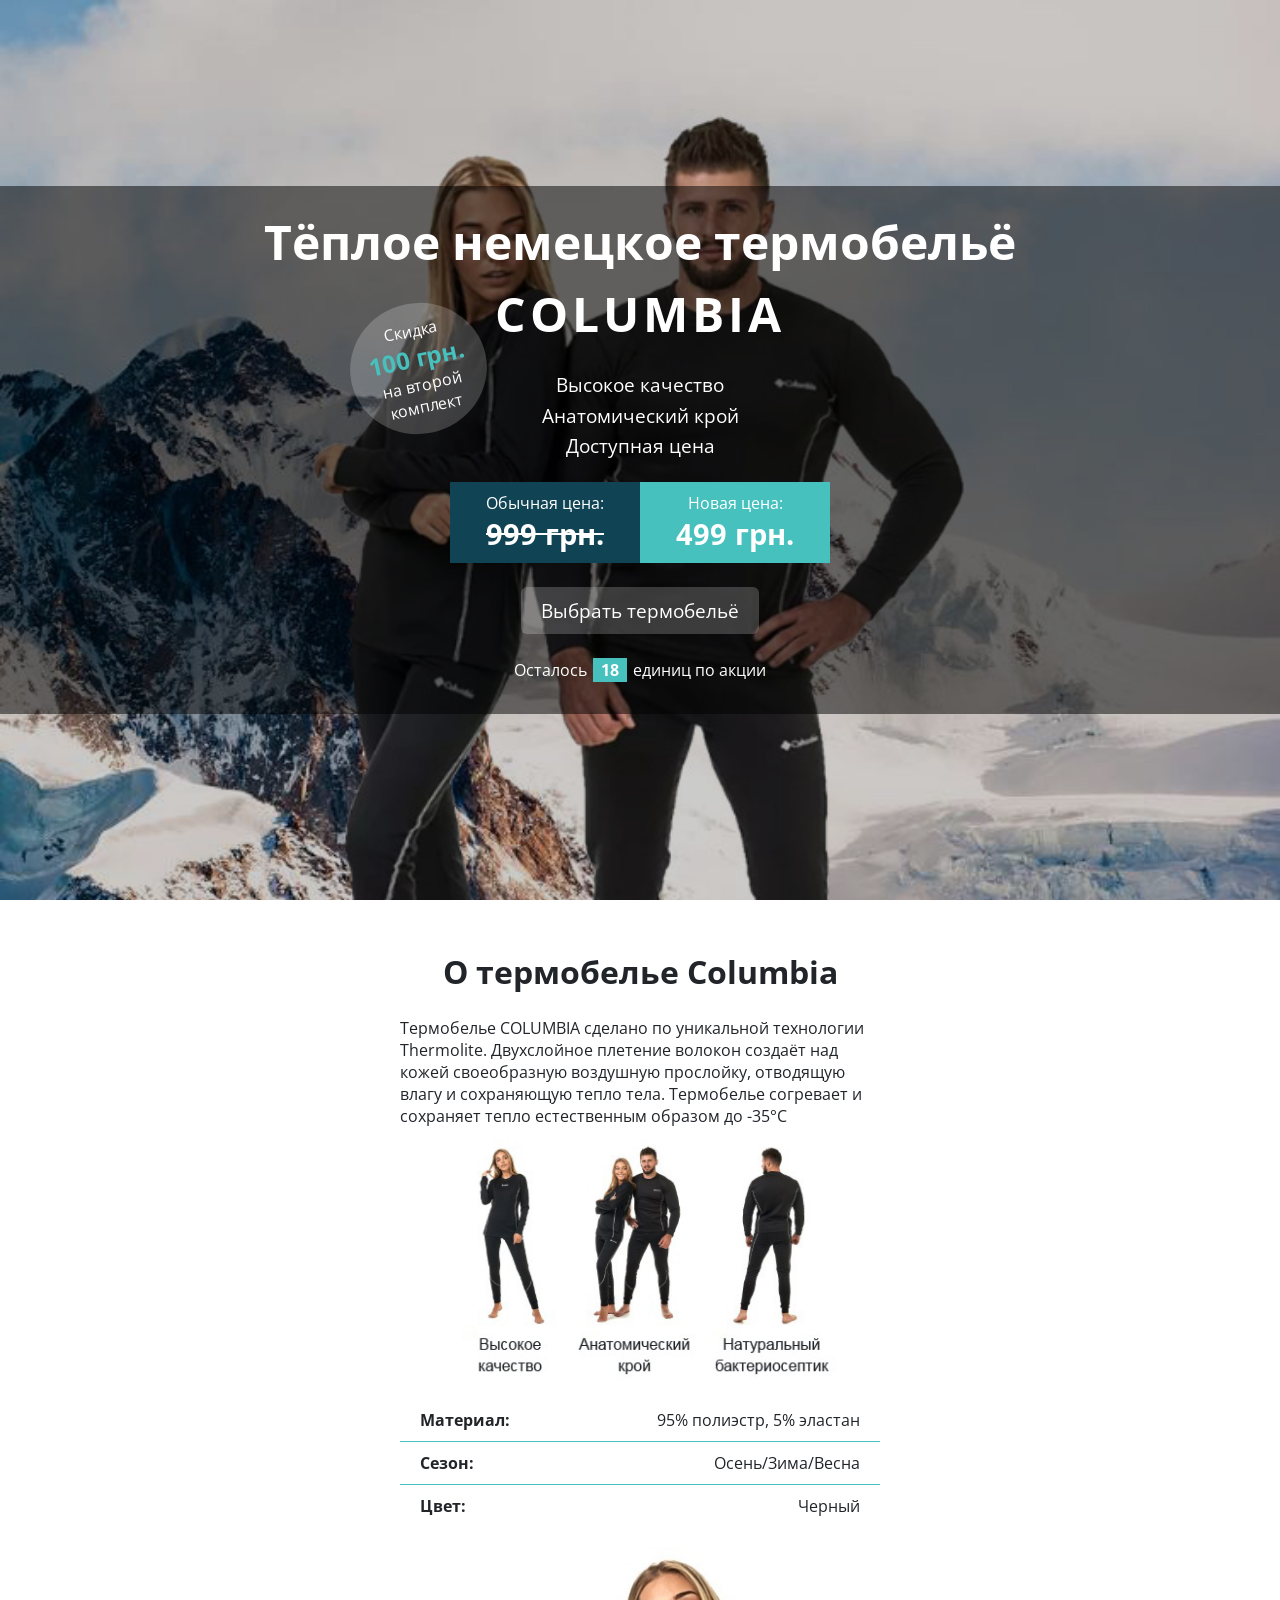
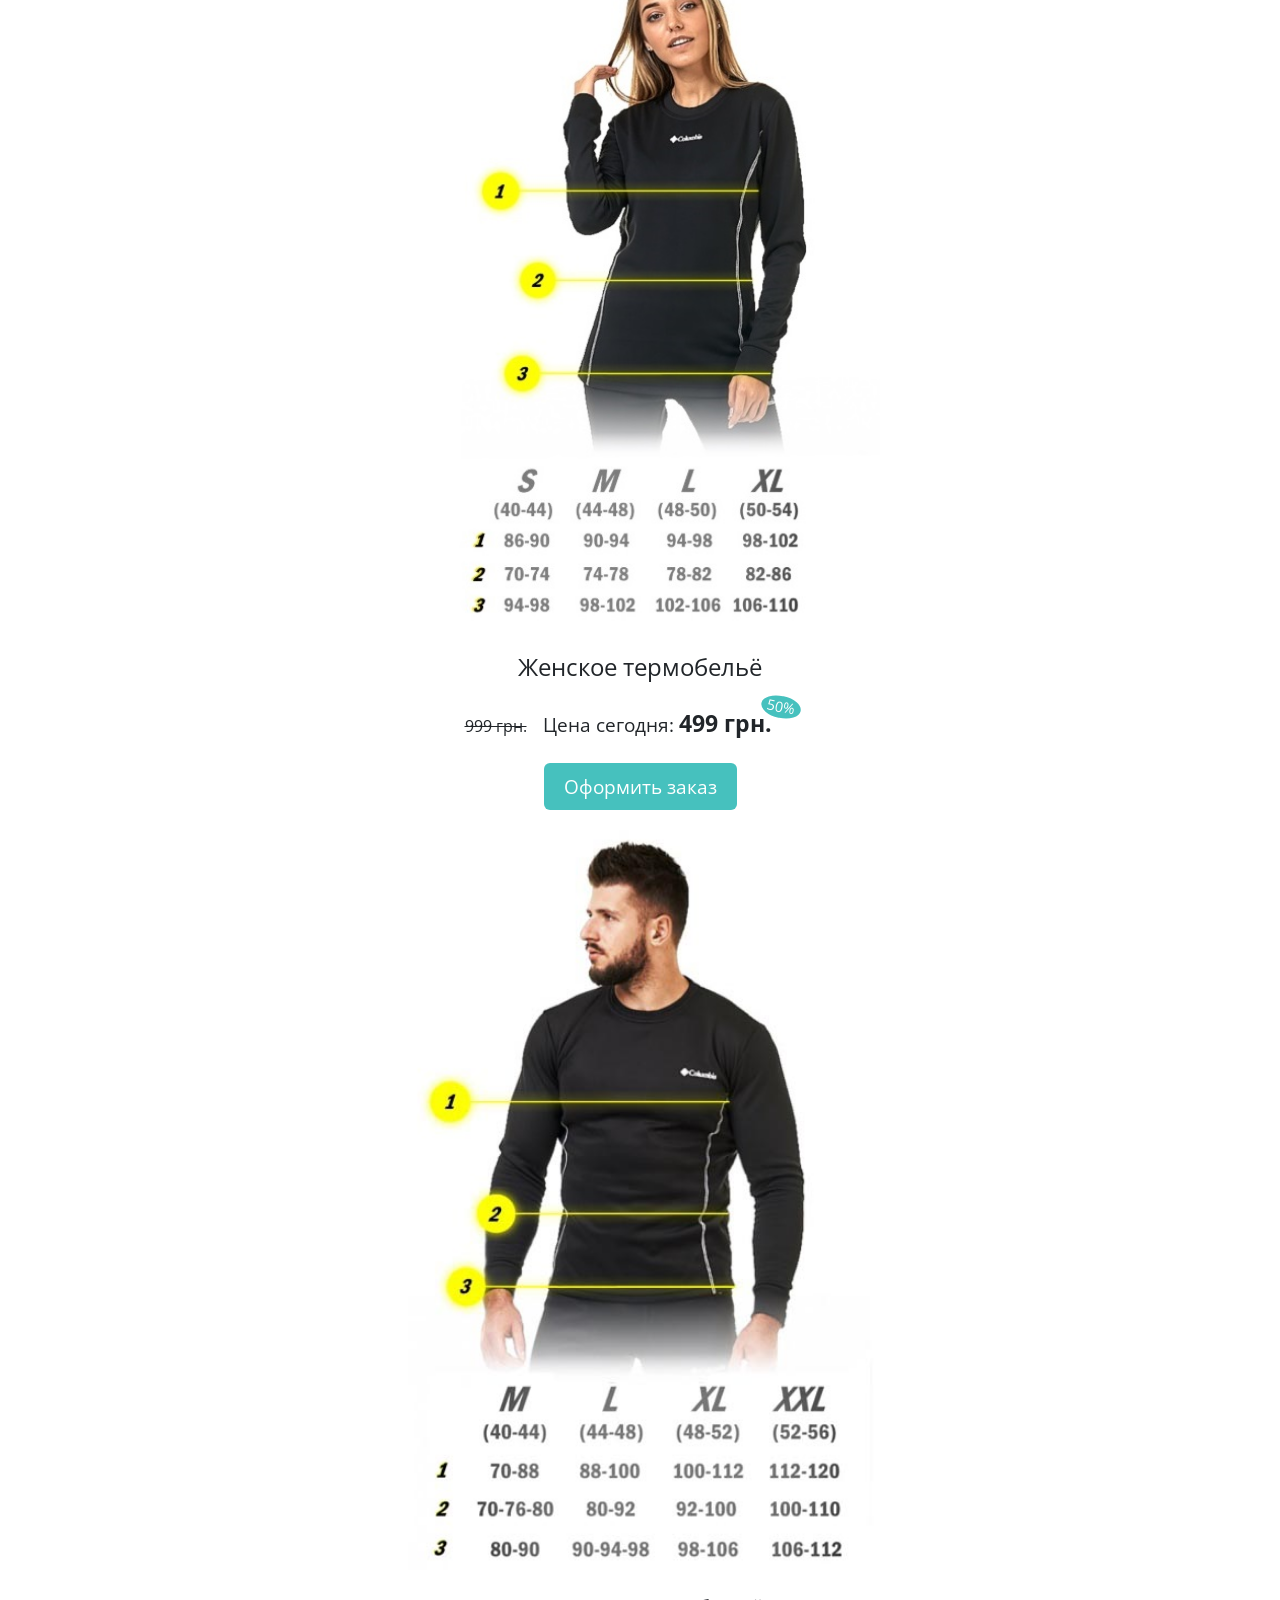
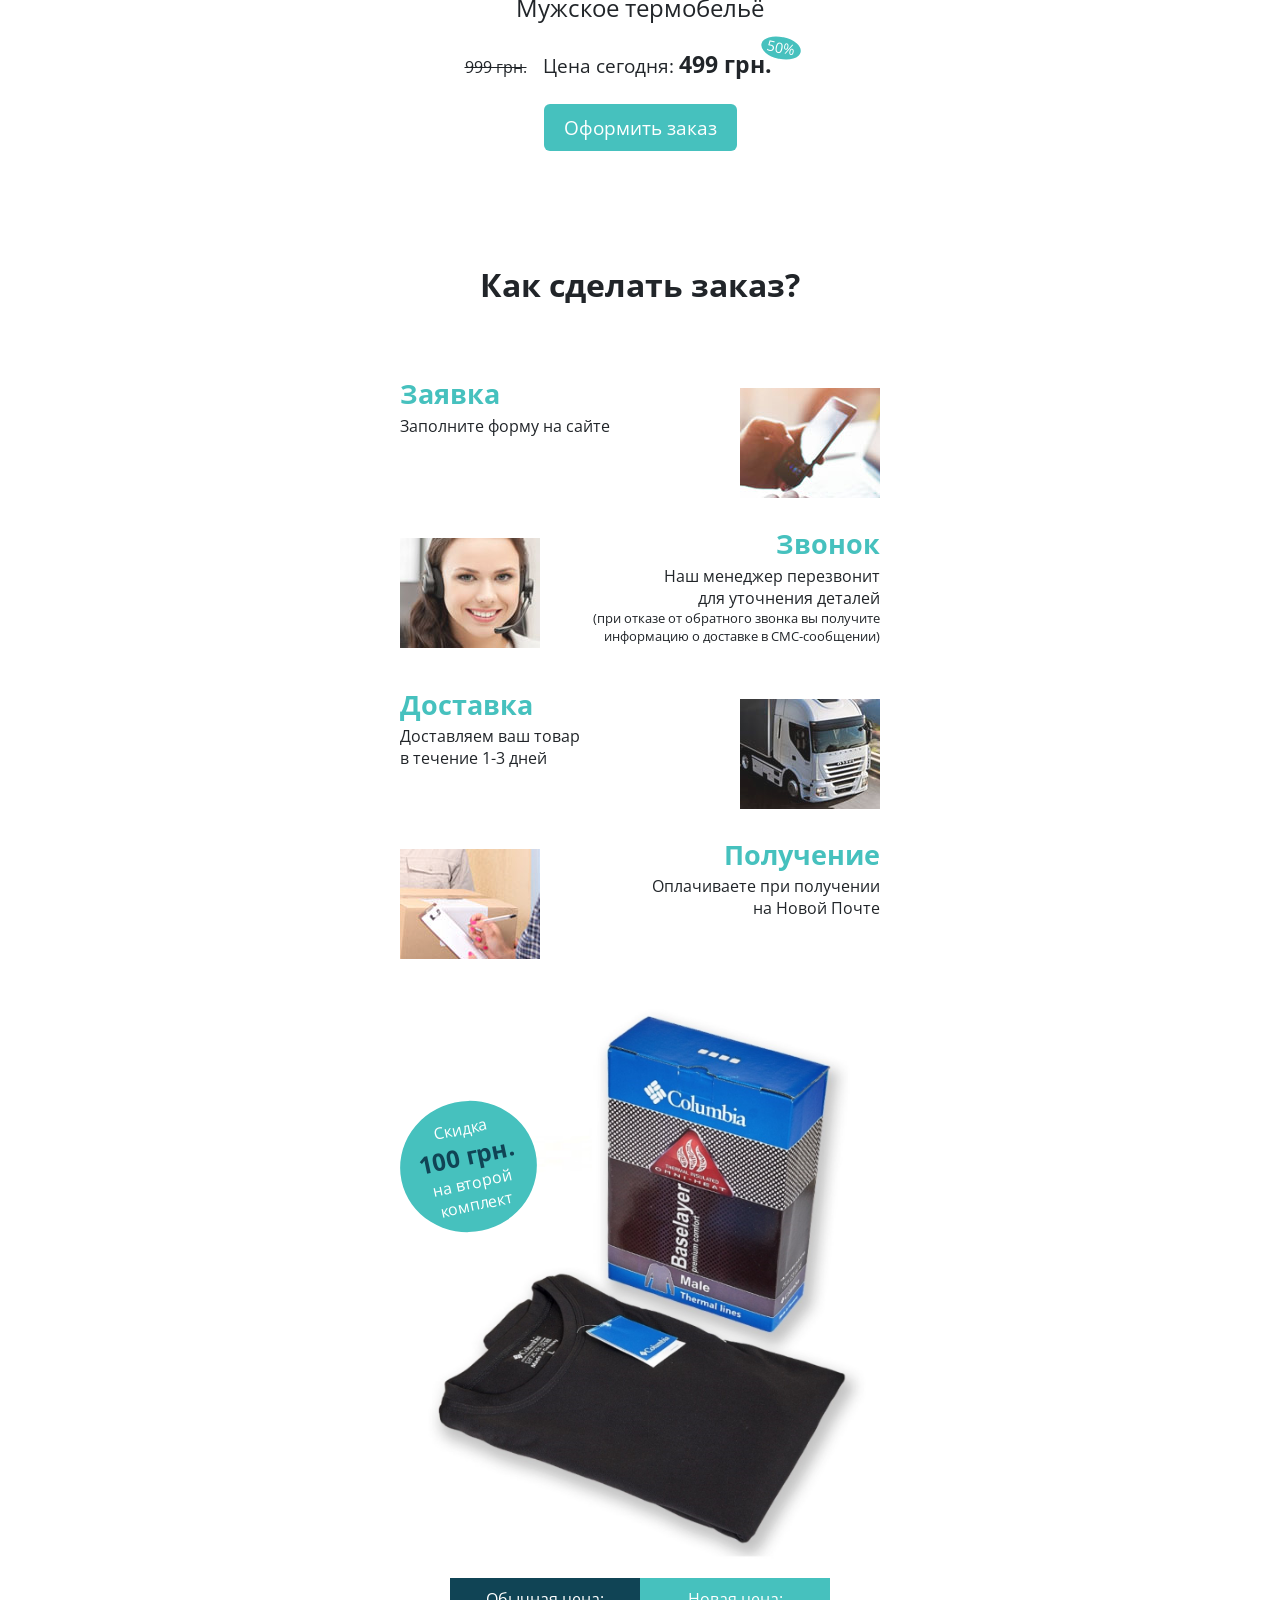
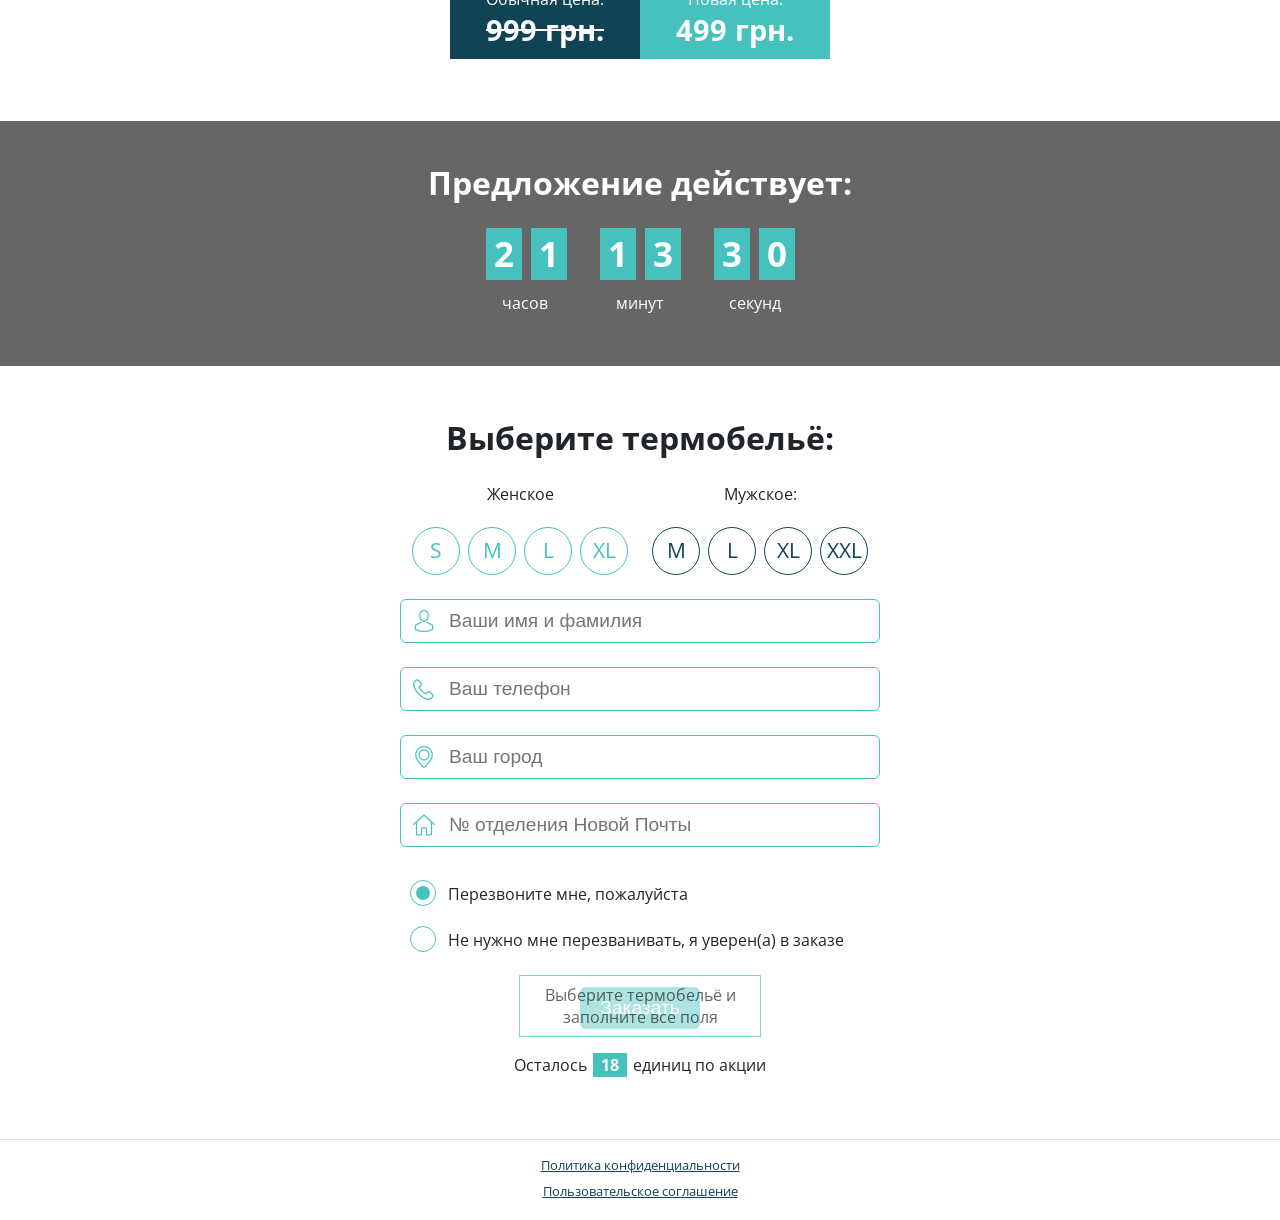
<file: index.html>
<!DOCTYPE html>
<html>
<head>
	<meta charset="utf-8">
	<title>Немецкое термобельё Columbia</title>
	<meta name="viewport" content="width=device-width, initial-scale=1.0">
	<meta name="format-detection" content="telephone=no">
	<link href="https://fonts.googleapis.com/css?family=Open+Sans:300,400,700&display=swap&subset=cyrillic" rel="stylesheet">
	<link type="text/css" rel="stylesheet" href="css/style.css">
</head>
<body>

	<section class="section-main">
		<div class="center-content">
			<h1>Тёплое немецкое термобельё <strong>Columbia</strong></h1>
			<p class="discount">Скидка <span>100&nbsp;грн.</span> на второй<br>комплект</p>
			<ul>
				<li>Высокое качество</li>
				<li>Анатомический крой</li>
				<li>Доступная цена</li>
			</ul>
			<div class="price">
				<p class="old-price">Обычная цена: <span>999&nbsp;грн.</span></p>
				<p class="new-price">Новая цена: <span>499&nbsp;грн.</span></p>
			</div>
			<p class="button-buy"><a href="#select">Выбрать термобельё</a></p>
			<p class="left-count">Осталось <span>5</span> единиц по акции</p>
		</div>
	</section>

	<section class="section-about" id="select">
		<h2>О термобелье Columbia</h2>
		<p>Термобелье COLUMBIA сделано по уникальной технологии Thermolite. Двухслойное плетение волокон создаёт над кожей своеобразную воздушную прослойку, отводящую влагу и сохраняющую тепло тела. Термобелье согревает и сохраняет тепло естественным образом до -35°C</p>
		<img class="image-centered" src="img/about1.jpg" alt="Натуральная ткань, анатомический крой, натуральный бактериосептик">
		<ul class="product-info">
			<li><strong>Материал:</strong> 95% полиэстр, 5% эластан</li>
			<li><strong>Сезон:</strong> Осень/Зима/Весна</li>
			<li><strong>Цвет:</strong>  Черный</li>
		</ul>
		<div class="product-buy">
			<img class="image-centered" src="img/product-female.jpg" alt="Женские размеры">
			<h3>Женское термобельё</h3>
			<p class="product-price">
				<span class="old-price">999&nbsp;грн.</span>
				<span class="new-price">Цена сегодня: <strong>499&nbsp;грн.</strong></span>
				<span class="discount-label">50%</span>
			</p>
			<p class="button-buy"><a href="#order_form">Оформить заказ</a></p>
		</div>
		<div class="product-buy">
			<img class="image-centered" src="img/product-male.jpg" alt="Мужские размеры">
			<h3>Мужское термобельё</h3>
			<p class="product-price">
				<span class="old-price">999&nbsp;грн.</span>
				<span class="new-price">Цена сегодня: <strong>499&nbsp;грн.</strong></span>
				<span class="discount-label">50%</span>
			</p>
			<p class="button-buy"><a href="#order_form">Оформить заказ</a></p>
		</div>
	</section>

	<section class="section-howorder">
		<h2>Как сделать заказ?</h2>
		<ul>
			<li>
				<img src="img/how1.jpg" alt="Заявка">
				<strong>Заявка</strong>
				Заполните форму на сайте
			</li>
			<li>
				<img src="img/how2.jpg" alt="Звонок">
				<strong>Звонок</strong>
				Наш менеджер перезвонит<br>для уточнения деталей
				<small>(при отказе от обратного звонка вы получите информацию о доставке в СМС-сообщении)</small>
			</li>
			<li>
				<img src="img/how3.jpg" alt="Доставка">
				<strong>Доставка</strong>
				Доставляем ваш товар<br>в течение 1-3 дней
			</li>
			<li>
				<img src="img/how4.jpg" alt="Получение">
				<strong>Получение</strong>
				Оплачиваете при получении<br>на Новой Почте
			</li>
		</ul>
		<div class="order-result">
			<img class="image-centered" src="img/product.jpg" alt="">
			<p class="discount">Скидка <span>100&nbsp;грн.</span> на второй<br>комплект</p>
		</div>
		<div class="price">
			<p class="old-price">Обычная цена: <span>999&nbsp;грн.</span></p>
			<p class="new-price">Новая цена: <span>499&nbsp;грн.</span></p>
		</div>
	</section>

	<div id="order_form"></div>

	<section class="section-timer">
		<h2>Предложение действует:</h2>
		<p class="timer-values">
			<span>0</span>
			<span>0</span>
			<span>0</span>
			<span>0</span>
			<span>0</span>
			<span>0</span>
		</p>
		<p class="timer-legend">
			<span>часов</span>
			<span>минут</span>
			<span>секунд</span>
		</p>
	</section>


	<section class="section-timer-off" style="display: none;">
		<h2>К сожалению, эта акция закончилась</h2>
		<p>Ожидайте новое предложение в ближайшее время</p>
	</section>

	<section class="order-form">
		<form action="send.php" method="POST">
			<h2>Выберите термобельё:</h2>
			<p class="halve product-size">
				<span>
					Женское<br><br>
					<input type="checkbox" id="female_s" name="female-s" value="1"><label for="female_s" class="fml">S</label>
					<input type="checkbox" id="female_m" name="female-m" value="1"><label for="female_m" class="fml">M</label>
					<input type="checkbox" id="female_l" name="female-l" value="1"><label for="female_l" class="fml">L</label>
					<input type="checkbox" id="female_xl" name="female-xl" value="1"><label for="female_xl" class="fml">XL</label>
				</span>
				<span>
					Мужское:<br><br>
					<input type="checkbox" id="male_m" name="male-m" value="1"><label for="male_m" class="ml">M</label>
					<input type="checkbox" id="male_l" name="male-l" value="1"><label for="male_l" class="ml">L</label>
					<input type="checkbox" id="male_xl" name="male-xl" value="1"><label for="male_xl" class="ml">XL</label>
					<input type="checkbox" id="male_xxl" name="male-xxl" value="1"><label for="male_xxl" class="ml">XXL</label>
				</span>
			</p>
			<p>
				<label>
					<input type="text" class="js-validation" placeholder="Ваши имя и фамилия" name="name" maxlength="32">
				</label>
			</p>
			<p>
				<label>
					<input type="text" class="js-validation" placeholder="Ваш телефон" name="phone" maxlength="16">
				</label>
			</p>
			<p>
				<label>
					<input type="text" class="js-validation" placeholder="Ваш город" name="place" maxlength="48">
				</label>
			</p>
			<p>
				<label>
					<input type="text" class="js-validation" placeholder="№ отделения Новой Почты" name="postoffice" maxlength="6">
				</label>
			</p>
			<p class="callback">
				<input type="radio" id="callback_yes" name="callback" value="callback-yes" checked><label for="callback_yes">Перезвоните мне, пожалуйста</label>
				<input type="radio" id="callback_no" name="callback" value="callback-no"><label for="callback_no">Не нужно мне перезванивать, я уверен(а) в заказе</label>
			</p>
			<p class="button-buy"><input type="submit" value="Заказать" disabled><span class="submit-info">Выберите термобельё и заполните все поля</span></p>
		</form>
		<p class="left-count">Осталось <span>5</span> единиц по акции</p>
	</section>

	<footer>
		<p><a href="privacy_policy.html" target="_blank">Политика конфиденциальности</a></p>
		<p><a href="terms_of_use.html" target="_blank">Пользовательское соглашение</a></p>
	</footer>

</body>
<script src="js/plugins.js"></script>
</html>
</file>
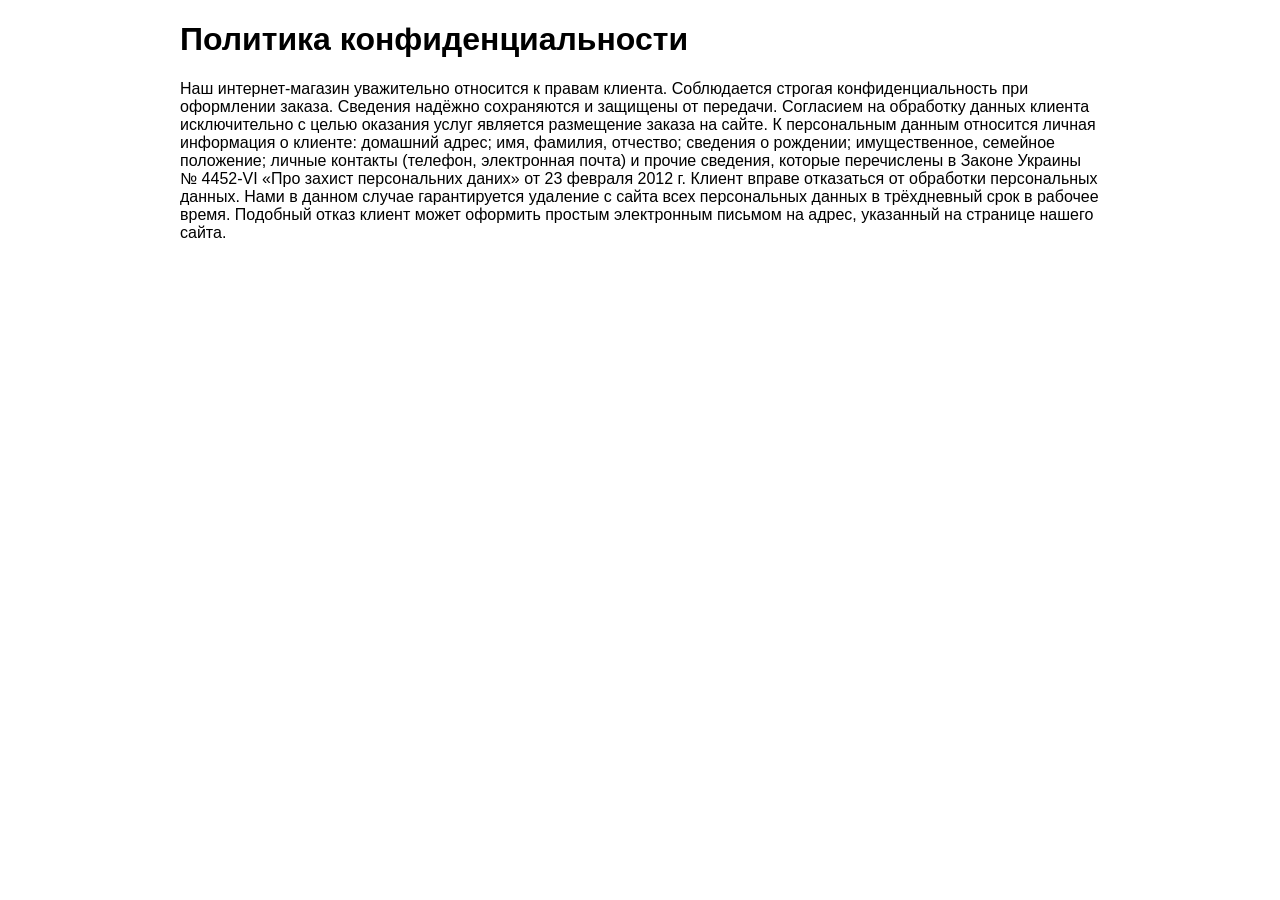
<file: privacy_policy.html>
<!DOCTYPE html>
<html lang="en">
<head>
	<meta charset="UTF-8">
	<title>Политика конфиденциальности</title>
	<meta name="viewport" content="width=device-width, initial-scale=1.0">
	<style>
		html {
			font-family: sans-serif;
		}
		@media screen {
			.resize {
				margin: 0 auto;
				max-width: 920px;
			}
		}
	</style>
</head>
<body>

	<div class="resize">
		<h1>Политика конфиденциальности</h1>
		<p>Наш интернет-магазин уважительно относится к правам клиента. Соблюдается строгая конфиденциальность при оформлении заказа. Сведения надёжно сохраняются и защищены от передачи. Согласием на обработку данных клиента исключительно с целью оказания услуг является размещение заказа на сайте. К персональным данным относится личная информация о клиенте: домашний адрес; имя, фамилия, отчество; сведения о рождении; имущественное, семейное положение; личные контакты (телефон, электронная почта) и прочие сведения, которые перечислены в Законе Украины № 4452-VI «Про захист персональних даних» от 23 февраля 2012 г. Клиент вправе отказаться от обработки персональных данных. Нами в данном случае гарантируется удаление с сайта всех персональных данных в трёхдневный срок в рабочее время. Подобный отказ клиент может оформить простым электронным письмом на адрес, указанный на странице нашего сайта.</p>
	</div>

</body>
</html>
</file>
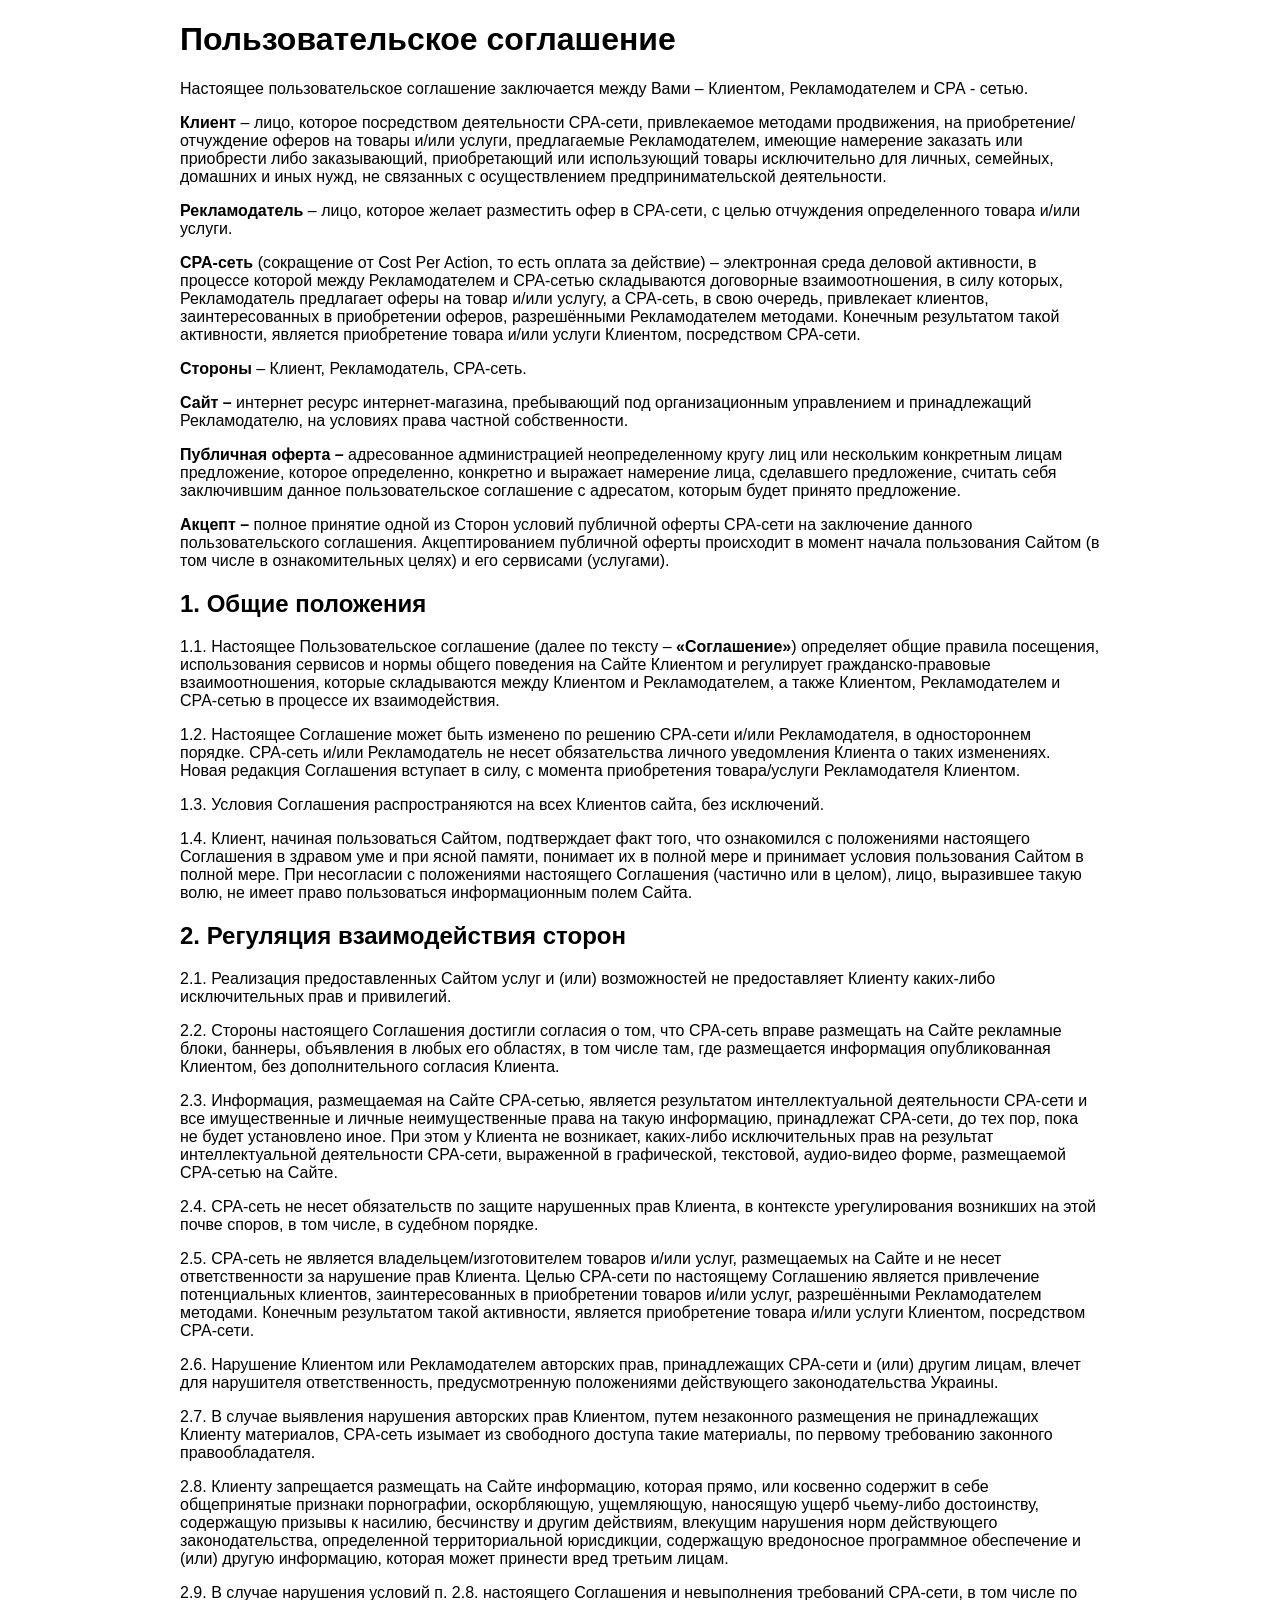
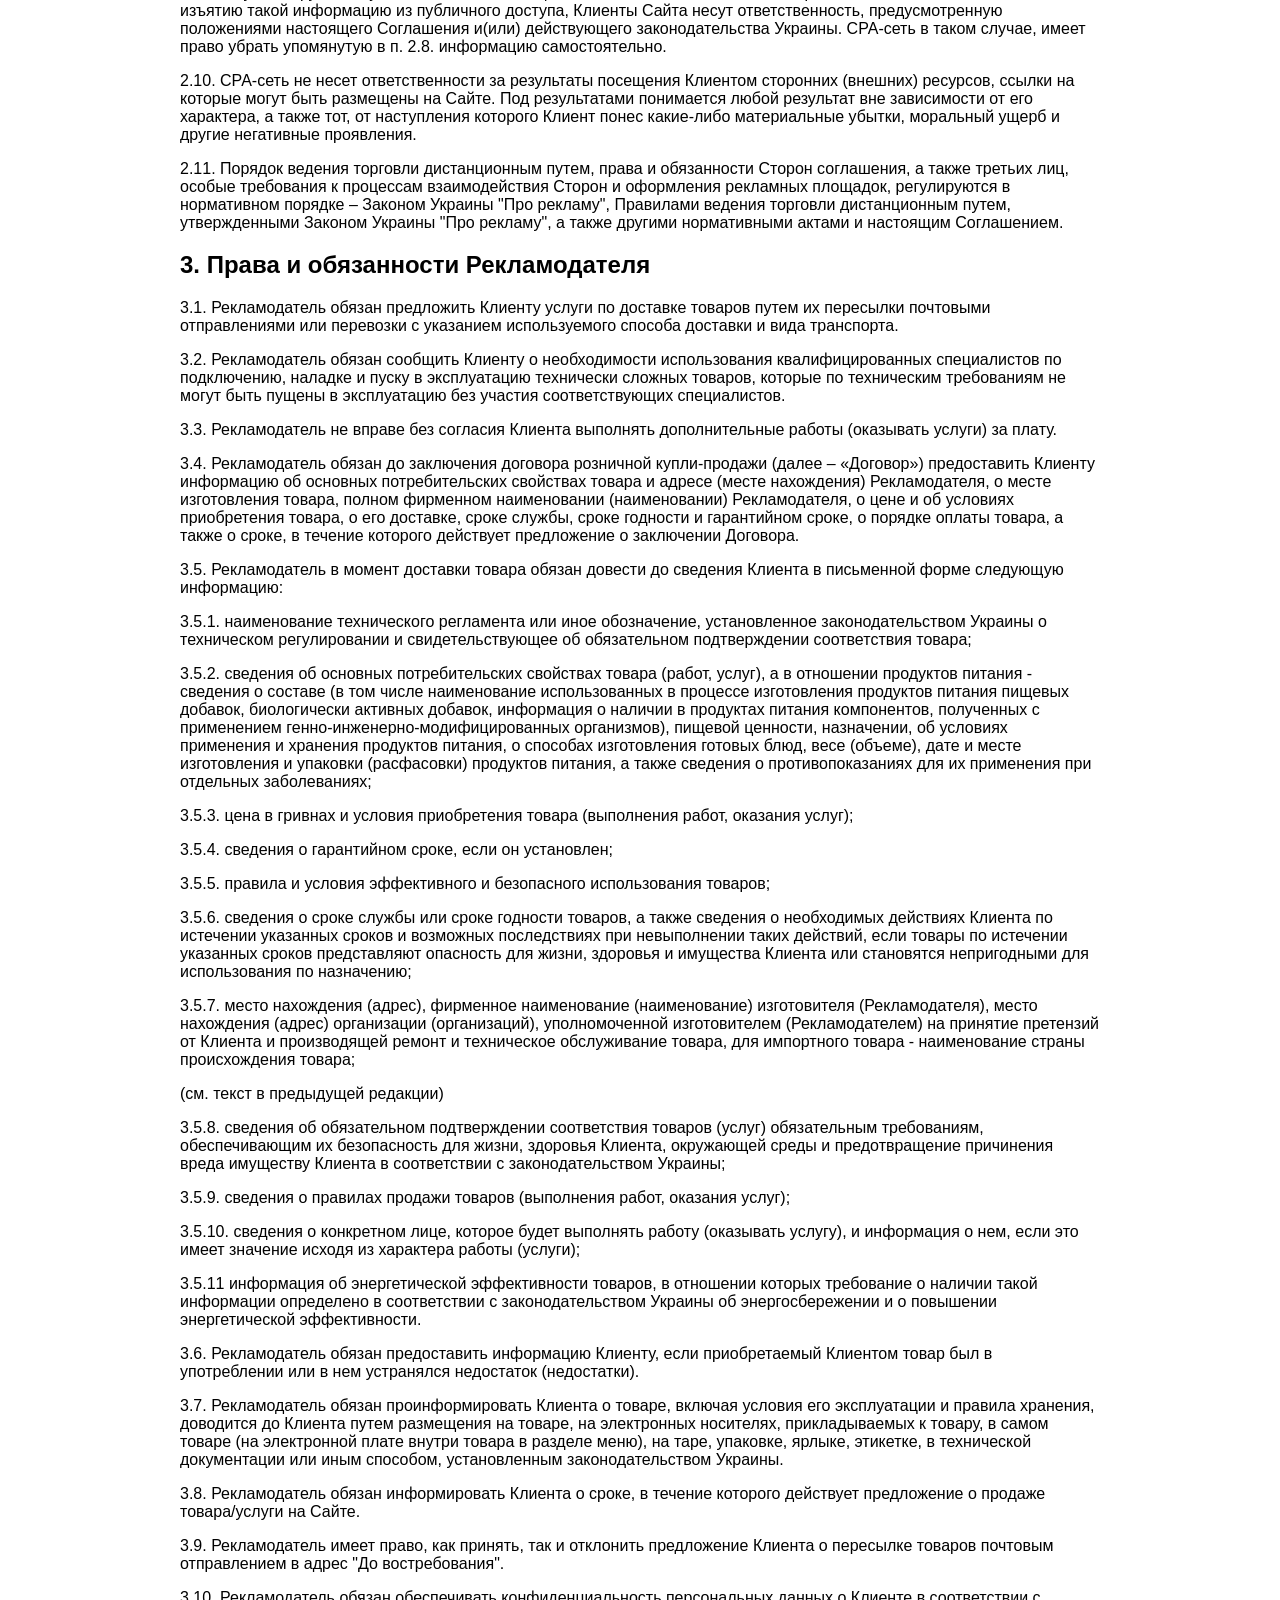
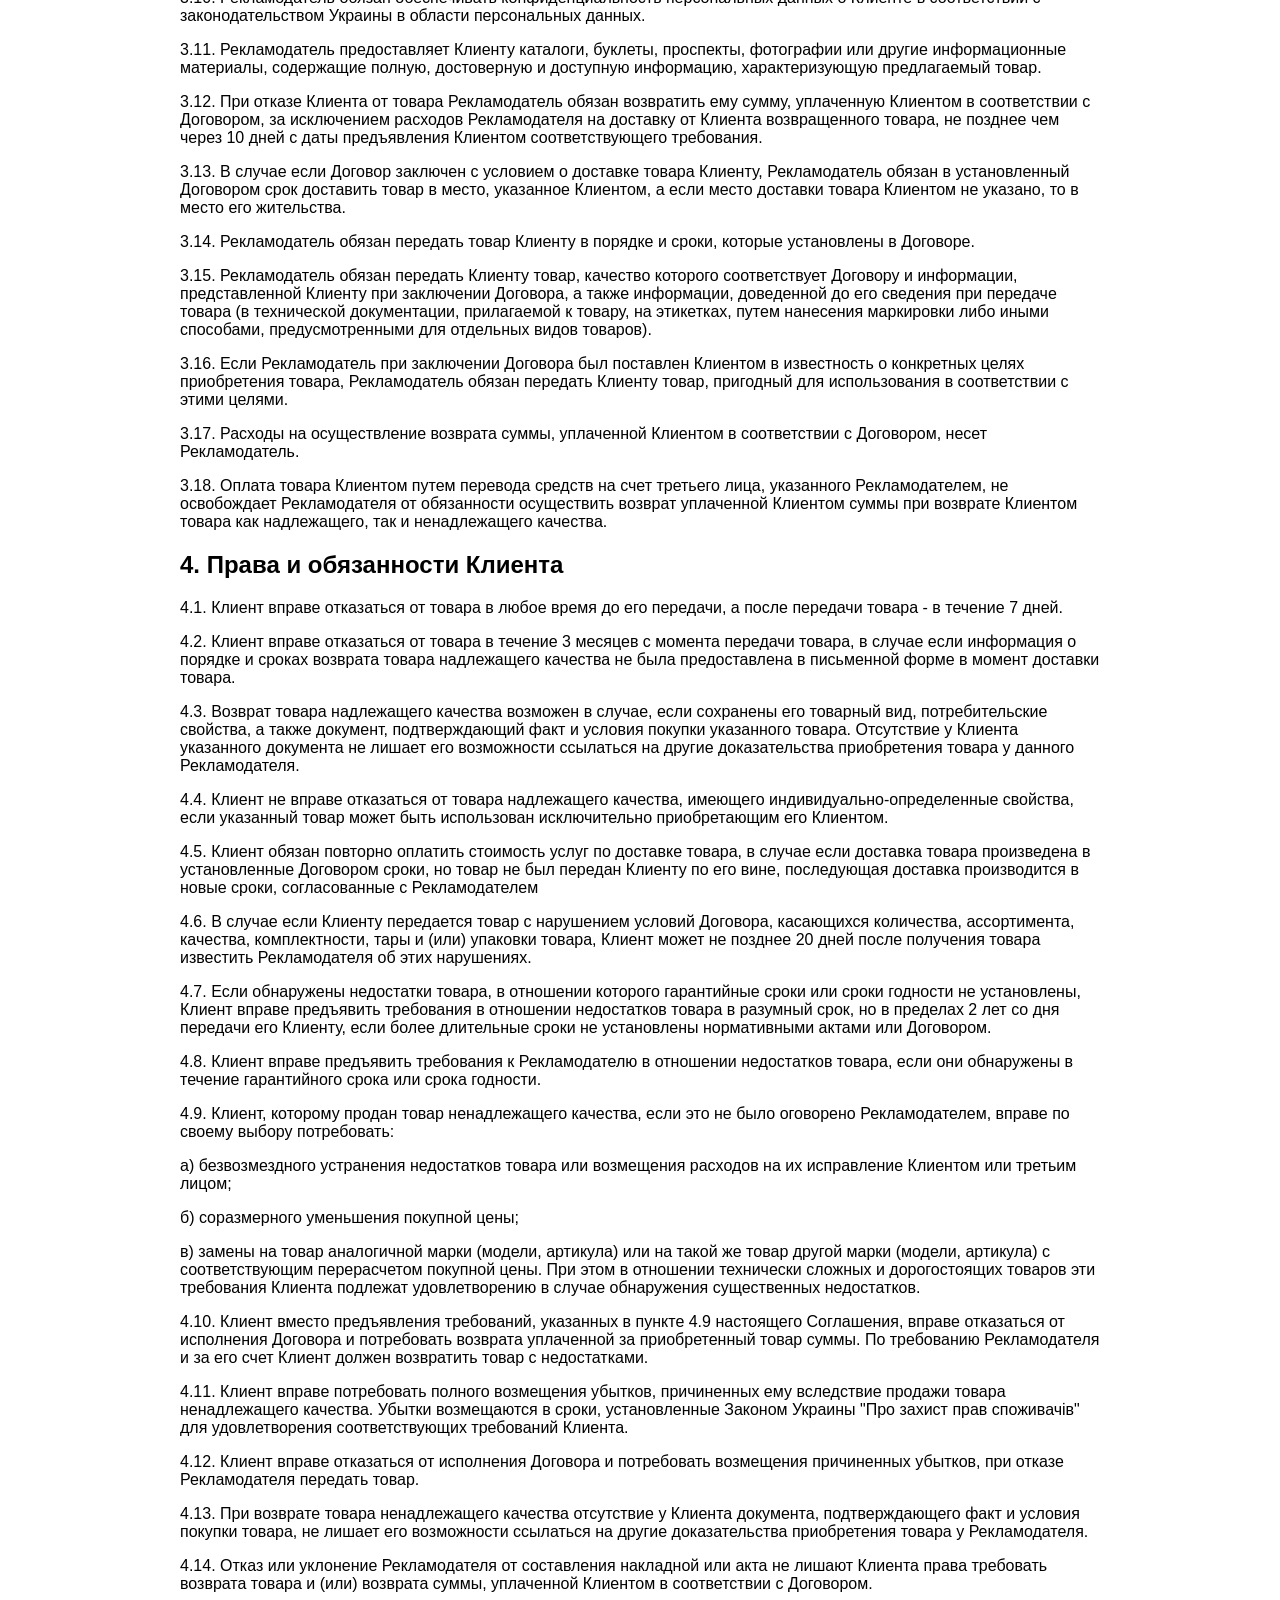
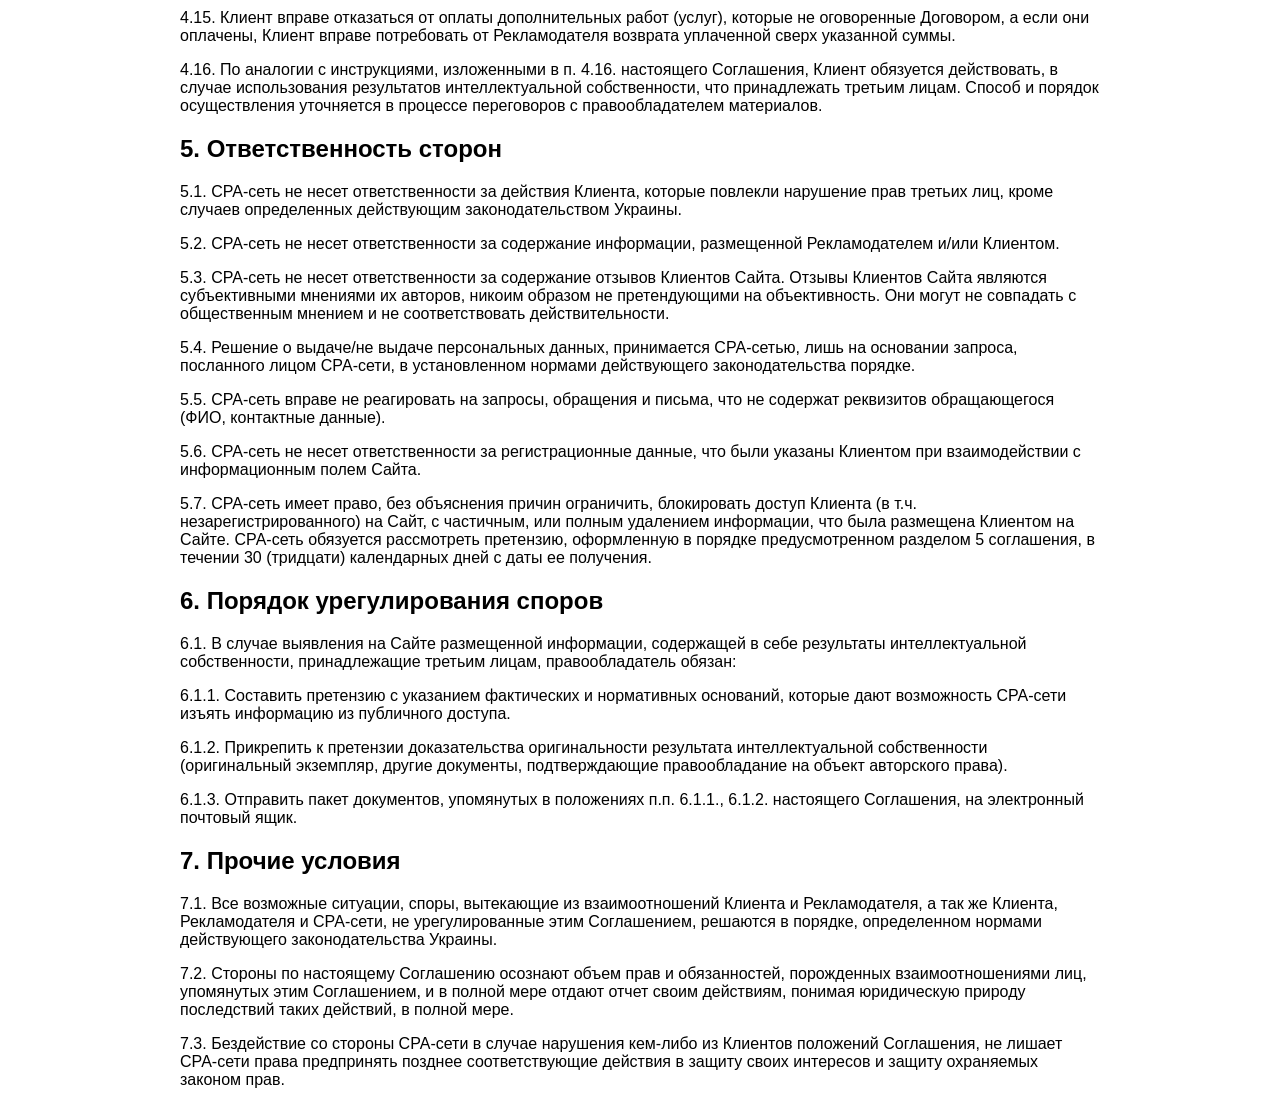
<file: terms_of_use.html>
<!DOCTYPE html>
<html lang="en">
<head>
	<meta charset="UTF-8">
	<title>Пользовательское соглашение</title>
	<meta name="viewport" content="width=device-width, initial-scale=1.0">
	<style>
		html {
			font-family: sans-serif;
		}
		@media screen {
			.resize {
				margin: 0 auto;
				max-width: 920px;
			}
		}
	</style>
</head>
<body>

	<div class="resize">
		<h1>Пользовательское соглашение</h1>
		<p>Настоящее пользовательское соглашение заключается между Вами – Клиентом, Рекламодателем и СРА - сетью.</p>
		<p><strong>Клиент</strong> – лицо, которое посредством деятельности CPA-сети, привлекаемое методами продвижения,  на приобретение/отчуждение оферов на товары и/или услуги, предлагаемые Рекламодателем, имеющие намерение заказать или приобрести либо заказывающий, приобретающий или использующий товары исключительно для личных, семейных, домашних и иных нужд, не связанных с осуществлением предпринимательской деятельности.</p>
		<p><strong>Рекламодатель</strong> – лицо, которое желает разместить офер в CPA-сети, с целью отчуждения определенного товара и/или услуги.</p>
		<p><strong>CPA-сеть </strong>(сокращение от Cost Per Action, то есть оплата за действие)<strong> </strong>– электронная среда деловой активности, в процессе которой между Рекламодателем и СРА-сетью складываются договорные взаимоотношения, в силу которых, Рекламодатель предлагает оферы на товар и/или услугу, а СРА-сеть, в свою очередь, привлекает клиентов, заинтересованных в приобретении оферов, разрешёнными Рекламодателем методами. Конечным результатом такой активности, является приобретение товара и/или услуги Клиентом, посредством CPA-сети.</p>
		<p><strong>Стороны</strong> – Клиент, Рекламодатель, CPA-сеть.</p>
		<p><strong>Сайт – </strong>интернет ресурс интернет-магазина, пребывающий под организационным управлением и принадлежащий Рекламодателю, на условиях права частной собственности.</p>
		<p><strong>Публичная оферта – </strong>адресованное администрацией неопределенному кругу лиц или нескольким конкретным лицам предложение, которое определенно, конкретно и выражает намерение лица, сделавшего предложение, считать себя заключившим данное пользовательское соглашение с адресатом, которым будет принято предложение.</p>
		<p><strong>Акцепт – </strong>полное принятие одной из Сторон условий публичной оферты СРА-сети на заключение данного пользовательского соглашения. Акцептированием публичной оферты происходит в момент начала пользования Сайтом (в том числе в ознакомительных целях) и его сервисами (услугами).</p>

		<h2>1. Общие положения</h2>
		<p>1.1. Настоящее Пользовательское соглашение (далее по тексту – <strong>«Соглашение»</strong>) определяет общие правила посещения, использования сервисов и нормы общего поведения на Сайте Клиентом и регулирует гражданско-правовые взаимоотношения, которые складываются между Клиентом и Рекламодателем, а также Клиентом, Рекламодателем и СРА-сетью в процессе их взаимодействия.</p>
		<p>1.2. Настоящее Соглашение может быть изменено по решению CPA-сети и/или Рекламодателя, в одностороннем порядке. CPA-сеть и/или Рекламодатель не несет обязательства личного уведомления Клиента о таких изменениях. Новая редакция Соглашения вступает в силу, с момента приобретения товара/услуги Рекламодателя Клиентом.</p>
		<p>1.3. Условия Соглашения распространяются на всех Клиентов сайта, без исключений.</p>
		<p>1.4. Клиент, начиная пользоваться Сайтом, подтверждает факт того, что ознакомился с положениями настоящего Соглашения в здравом уме и при ясной памяти, понимает их в полной мере и принимает условия пользования Сайтом в полной мере. При несогласии с положениями настоящего Соглашения (частично или в целом), лицо, выразившее такую волю, не имеет право пользоваться информационным полем Сайта.</p>

		<h2>2. Регуляция взаимодействия сторон</h2>
		<p>2.1. Реализация предоставленных Сайтом услуг и (или) возможностей не предоставляет Клиенту каких-либо исключительных прав и привилегий.</p>
		<p>2.2. Стороны настоящего Соглашения достигли согласия о том, что СРА-сеть вправе размещать на Сайте рекламные блоки, баннеры, объявления в любых его областях, в том числе там, где размещается информация опубликованная Клиентом, без дополнительного согласия Клиента.</p>
		<p>2.3. Информация, размещаемая на Сайте СРА-сетью, является результатом интеллектуальной деятельности СРА-сети и все имущественные и личные неимущественные права на такую информацию, принадлежат СРА-сети, до тех пор, пока не будет установлено иное. При этом у Клиента не возникает, каких-либо исключительных прав на результат интеллектуальной деятельности СРА-сети, выраженной в графической, текстовой, аудио-видео форме, размещаемой СРА-сетью на Сайте.</p>
		<p>2.4. СРА-сеть не несет обязательств по защите нарушенных прав Клиента, в контексте урегулирования возникших на этой почве споров, в том числе, в судебном порядке.</p>
		<p>2.5. СРА-сеть не является владельцем/изготовителем товаров и/или услуг, размещаемых на Сайте и не несет ответственности за нарушение прав Клиента. Целью СРА-сети по настоящему Соглашению является привлечение потенциальных клиентов, заинтересованных в приобретении товаров и/или услуг, разрешёнными Рекламодателем методами. Конечным результатом такой активности, является приобретение товара и/или услуги Клиентом, посредством CPA-сети.</p>
		<p>2.6. Нарушение Клиентом или Рекламодателем авторских прав, принадлежащих СРА-сети и (или) другим лицам, влечет для нарушителя ответственность, предусмотренную положениями действующего законодательства Украины.</p>
		<p>2.7. В случае выявления нарушения авторских прав Клиентом, путем незаконного размещения не принадлежащих Клиенту материалов, СРА-сеть изымает из свободного доступа такие материалы, по первому требованию законного правообладателя.</p>
		<p>2.8. Клиенту запрещается размещать на Сайте информацию, которая прямо, или косвенно содержит в себе общепринятые признаки порнографии, оскорбляющую, ущемляющую, наносящую ущерб чьему-либо достоинству, содержащую призывы к насилию, бесчинству и другим действиям, влекущим нарушения норм действующего законодательства, определенной территориальной юрисдикции, содержащую вредоносное программное обеспечение и (или) другую информацию, которая может принести вред третьим лицам.</p>
		<p>2.9. В случае нарушения условий п. 2.8. настоящего Соглашения и невыполнения требований СРА-сети, в том числе по изъятию такой информацию из публичного доступа, Клиенты Сайта несут ответственность, предусмотренную положениями настоящего Соглашения и(или) действующего законодательства Украины. СРА-сеть в таком случае, имеет право убрать упомянутую в п. 2.8. информацию самостоятельно.</p>
		<p>2.10. СРА-сеть не несет ответственности за результаты посещения Клиентом сторонних (внешних) ресурсов, ссылки на которые могут быть размещены на Сайте. Под результатами понимается любой результат вне зависимости от его характера, а также тот, от наступления которого Клиент понес какие-либо материальные убытки, моральный ущерб и другие негативные проявления.</p>
		<p>2.11. Порядок ведения торговли дистанционным путем, права и обязанности Сторон соглашения, а также третьих лиц, особые требования к процессам взаимодействия Сторон и оформления рекламных площадок, регулируются в нормативном порядке – Законом Украины "Про рекламу", Правилами ведения торговли дистанционным путем, утвержденными Законом Украины "Про рекламу", а также другими нормативными актами и настоящим Соглашением.</p>

		<h2>3. Права и обязанности Рекламодателя</h2>
		<p>3.1. Рекламодатель обязан предложить Клиенту услуги по доставке товаров путем их пересылки почтовыми отправлениями или перевозки с указанием используемого способа доставки и вида транспорта.</p>
		<p>3.2. Рекламодатель обязан сообщить Клиенту о необходимости использования квалифицированных специалистов по подключению, наладке и пуску в эксплуатацию технически сложных товаров, которые по техническим требованиям не могут быть пущены в эксплуатацию без участия соответствующих специалистов.</p>
		<p>3.3. Рекламодатель не вправе без согласия Клиента выполнять дополнительные работы (оказывать услуги) за плату.</p>
		<p>3.4. Рекламодатель обязан до заключения договора розничной купли-продажи (далее – «Договор») предоставить Клиенту информацию об основных потребительских свойствах товара и адресе (месте нахождения) Рекламодателя, о месте изготовления товара, полном фирменном наименовании (наименовании) Рекламодателя, о цене и об условиях приобретения товара, о его доставке, сроке службы, сроке годности и гарантийном сроке, о порядке оплаты товара, а также о сроке, в течение которого действует предложение о заключении Договора.</p>
		<p>3.5. Рекламодатель в момент доставки товара обязан довести до сведения Клиента в письменной форме следующую информацию:</p>
		<p>3.5.1. наименование технического регламента или иное обозначение, установленное законодательством Украины о техническом регулировании и свидетельствующее об обязательном подтверждении соответствия товара;</p>
		<p>3.5.2. сведения об основных потребительских свойствах товара (работ, услуг), а в отношении продуктов питания - сведения о составе (в том числе наименование использованных в процессе изготовления продуктов питания пищевых добавок, биологически активных добавок, информация о наличии в продуктах питания компонентов, полученных с применением генно-инженерно-модифицированных организмов), пищевой ценности, назначении, об условиях применения и хранения продуктов питания, о способах изготовления готовых блюд, весе (объеме), дате и месте изготовления и упаковки (расфасовки) продуктов питания, а также сведения о противопоказаниях для их применения при отдельных заболеваниях;</p>
		<p>3.5.3. цена в гривнах и условия приобретения товара (выполнения работ, оказания услуг);</p>
		<p>3.5.4. сведения о гарантийном сроке, если он установлен;</p>
		<p>3.5.5. правила и условия эффективного и безопасного использования товаров;</p>
		<p>3.5.6. сведения о сроке службы или сроке годности товаров, а также сведения о необходимых действиях Клиента по истечении указанных сроков и возможных последствиях при невыполнении таких действий, если товары по истечении указанных сроков представляют опасность для жизни, здоровья и имущества Клиента или становятся непригодными для использования по назначению;</p>
		<p>3.5.7. место нахождения (адрес), фирменное наименование (наименование) изготовителя (Рекламодателя), место нахождения (адрес) организации (организаций), уполномоченной изготовителем (Рекламодателем) на принятие претензий от Клиента и производящей ремонт и техническое обслуживание товара, для импортного товара - наименование страны происхождения товара;</p>
		<p> (см. текст в предыдущей редакции)</p>
		<p>3.5.8. сведения об обязательном подтверждении соответствия товаров (услуг) обязательным требованиям, обеспечивающим их безопасность для жизни, здоровья Клиента, окружающей среды и предотвращение причинения вреда имуществу Клиента в соответствии с законодательством Украины;</p>
		<p>3.5.9. сведения о правилах продажи товаров (выполнения работ, оказания услуг);</p>
		<p>3.5.10. сведения о конкретном лице, которое будет выполнять работу (оказывать услугу), и информация о нем, если это имеет значение исходя из характера работы (услуги);</p>
		<p>3.5.11 информация об энергетической эффективности товаров, в отношении которых требование о наличии такой информации определено в соответствии с законодательством Украины об энергосбережении и о повышении энергетической эффективности.</p>
		<p>3.6. Рекламодатель обязан предоставить информацию Клиенту, если приобретаемый Клиентом товар был в употреблении или в нем устранялся недостаток (недостатки).</p>
		<p>3.7. Рекламодатель обязан проинформировать Клиента о товаре, включая условия его эксплуатации и правила хранения, доводится до Клиента путем размещения на товаре, на электронных носителях, прикладываемых к товару, в самом товаре (на электронной плате внутри товара в разделе меню), на таре, упаковке, ярлыке, этикетке, в технической документации или иным способом, установленным законодательством Украины.</p>
		<p>3.8. Рекламодатель обязан информировать Клиента о сроке, в течение которого действует предложение о продаже товара/услуги на Сайте.</p>
		<p>3.9. Рекламодатель имеет право, как принять, так и отклонить предложение Клиента о пересылке товаров почтовым отправлением в адрес "До востребования".</p>
		<p>3.10. Рекламодатель обязан обеспечивать конфиденциальность персональных данных о Клиенте в соответствии с законодательством Украины в области персональных данных.</p>
		<p>3.11. Рекламодатель предоставляет Клиенту каталоги, буклеты, проспекты, фотографии или другие информационные материалы, содержащие полную, достоверную и доступную информацию, характеризующую предлагаемый товар.</p>
		<p>3.12. При отказе Клиента от товара Рекламодатель обязан возвратить ему сумму, уплаченную Клиентом в соответствии с Договором, за исключением расходов Рекламодателя на доставку от Клиента возвращенного товара, не позднее чем через 10 дней с даты предъявления Клиентом соответствующего требования.</p>
		<p>3.13. В случае если Договор заключен с условием о доставке товара Клиенту, Рекламодатель обязан в установленный Договором срок доставить товар в место, указанное Клиентом, а если место доставки товара Клиентом не указано, то в место его жительства.</p>
		<p>3.14. Рекламодатель обязан передать товар Клиенту в порядке и сроки, которые установлены в Договоре.</p>
		<p>3.15. Рекламодатель обязан передать Клиенту товар, качество которого соответствует Договору и информации, представленной Клиенту при заключении Договора, а также информации, доведенной до его сведения при передаче товара (в технической документации, прилагаемой к товару, на этикетках, путем нанесения маркировки либо иными способами, предусмотренными для отдельных видов товаров).</p>
		<p>3.16. Если Рекламодатель при заключении Договора был поставлен Клиентом в известность о конкретных целях приобретения товара, Рекламодатель обязан передать Клиенту товар, пригодный для использования в соответствии с этими целями.</p>
		<p>3.17. Расходы на осуществление возврата суммы, уплаченной Клиентом в соответствии с Договором, несет Рекламодатель.</p>
		<p>3.18. Оплата товара Клиентом путем перевода средств на счет третьего лица, указанного Рекламодателем, не освобождает Рекламодателя от обязанности осуществить возврат уплаченной Клиентом суммы при возврате Клиентом товара как надлежащего, так и ненадлежащего качества.</p>

		<h2>4. Права и обязанности Клиента</h2>
		<p>4.1. Клиент вправе отказаться от товара в любое время до его передачи, а после передачи товара - в течение 7 дней.</p>
		<p>4.2. Клиент вправе отказаться от товара в течение 3 месяцев с момента передачи товара, в случае если информация о порядке и сроках возврата товара надлежащего качества не была предоставлена в письменной форме в момент доставки товара.</p>
		<p>4.3. Возврат товара надлежащего качества возможен в случае, если сохранены его товарный вид, потребительские свойства, а также документ, подтверждающий факт и условия покупки указанного товара. Отсутствие у Клиента указанного документа не лишает его возможности ссылаться на другие доказательства приобретения товара у данного Рекламодателя.</p>
		<p>4.4. Клиент не вправе отказаться от товара надлежащего качества, имеющего индивидуально-определенные свойства, если указанный товар может быть использован исключительно приобретающим его Клиентом.</p>
		<p>4.5. Клиент обязан повторно оплатить стоимость услуг по доставке товара, в случае если доставка товара произведена в установленные Договором сроки, но товар не был передан Клиенту по его вине, последующая доставка производится в новые сроки, согласованные с Рекламодателем</p>
		<p>4.6. В случае если Клиенту передается товар с нарушением условий Договора, касающихся количества, ассортимента, качества, комплектности, тары и (или) упаковки товара, Клиент может не позднее 20 дней после получения товара известить Рекламодателя об этих нарушениях.</p>
		<p>4.7. Если обнаружены недостатки товара, в отношении которого гарантийные сроки или сроки годности не установлены, Клиент вправе предъявить требования в отношении недостатков товара в разумный срок, но в пределах 2 лет со дня передачи его Клиенту, если более длительные сроки не установлены нормативными актами или Договором.</p>
		<p>4.8. Клиент вправе предъявить требования к Рекламодателю в отношении недостатков товара, если они обнаружены в течение гарантийного срока или срока годности.</p>
		<p>4.9. Клиент, которому продан товар ненадлежащего качества, если это не было оговорено Рекламодателем, вправе по своему выбору потребовать:</p>
		<p>а) безвозмездного устранения недостатков товара или возмещения расходов на их исправление Клиентом или третьим лицом;</p>
		<p>б) соразмерного уменьшения покупной цены;</p>
		<p>в) замены на товар аналогичной марки (модели, артикула) или на такой же товар другой марки (модели, артикула) с соответствующим перерасчетом покупной цены. При этом в отношении технически сложных и дорогостоящих товаров эти требования Клиента подлежат удовлетворению в случае обнаружения существенных недостатков.</p>
		<p>4.10. Клиент вместо предъявления требований, указанных в пункте 4.9 настоящего Соглашения, вправе отказаться от исполнения Договора и потребовать возврата уплаченной за приобретенный товар суммы. По требованию Рекламодателя и за его счет Клиент должен возвратить товар с недостатками.</p>
		<p>4.11. Клиент вправе потребовать полного возмещения убытков, причиненных ему вследствие продажи товара ненадлежащего качества. Убытки возмещаются в сроки, установленные Законом Украины "Про захист прав споживачів" для удовлетворения соответствующих требований Клиента.</p>
		<p>4.12. Клиент вправе отказаться от исполнения Договора и потребовать возмещения причиненных убытков,  при отказе Рекламодателя передать товар.</p>
		<p>4.13. При возврате товара ненадлежащего качества отсутствие у Клиента документа, подтверждающего факт и условия покупки товара, не лишает его возможности ссылаться на другие доказательства приобретения товара у Рекламодателя.</p>
		<p>4.14. Отказ или уклонение Рекламодателя от составления накладной или акта не лишают Клиента права требовать возврата товара и (или) возврата суммы, уплаченной Клиентом в соответствии с Договором.</p>
		<p>4.15. Клиент вправе отказаться от оплаты дополнительных работ (услуг), которые не оговоренные Договором, а если они оплачены, Клиент вправе потребовать от Рекламодателя возврата уплаченной сверх указанной суммы.</p>
		<p>4.16. По аналогии с инструкциями, изложенными в п. 4.16. настоящего Соглашения, Клиент обязуется действовать, в случае использования результатов интеллектуальной собственности, что принадлежать третьим лицам. Способ и порядок осуществления уточняется в процессе переговоров с правообладателем материалов.</p>

		<h2>5. Ответственность сторон</h2>
		<p>5.1. СРА-сеть не несет ответственности за действия Клиента, которые повлекли нарушение прав третьих лиц, кроме случаев определенных действующим законодательством Украины.</p>
		<p>5.2. СРА-сеть не несет ответственности за содержание информации, размещенной Рекламодателем и/или Клиентом.</p>
		<p>5.3. СРА-сеть не несет ответственности за содержание отзывов Клиентов Сайта. Отзывы Клиентов Сайта являются субъективными мнениями их авторов, никоим образом не претендующими на объективность. Они могут не совпадать с общественным мнением и не соответствовать действительности.</p>
		<p>5.4. Решение о выдаче/не выдаче персональных данных, принимается СРА-сетью, лишь на основании запроса, посланного лицом СРА-сети, в установленном нормами действующего законодательства порядке.</p>
		<p>5.5. СРА-сеть вправе не реагировать на запросы, обращения и письма, что не содержат реквизитов обращающегося (ФИО, контактные данные).</p>
		<p>5.6. СРА-сеть не несет ответственности за регистрационные данные, что были указаны Клиентом при взаимодействии с информационным полем Сайта.</p>
		<p>5.7. СРА-сеть имеет право, без объяснения причин ограничить, блокировать доступ Клиента (в т.ч. незарегистрированного) на Сайт, с частичным, или полным удалением информации, что была размещена Клиентом на Сайте. СРА-сеть обязуется рассмотреть претензию, оформленную в порядке предусмотренном разделом 5 соглашения, в течении 30 (тридцати) календарных дней с даты ее получения.</p>

		<h2>6. Порядок урегулирования споров</h2>
		<p>6.1. В случае выявления на Сайте размещенной информации, содержащей в себе результаты интеллектуальной собственности, принадлежащие третьим лицам, правообладатель обязан:</p>
		<p>6.1.1. Составить претензию с указанием фактических и нормативных оснований, которые дают возможность СРА-сети изъять информацию из публичного доступа.</p>
		<p>6.1.2. Прикрепить к претензии доказательства оригинальности результата интеллектуальной собственности (оригинальный экземпляр, другие документы, подтверждающие правообладание на объект авторского права).</p>
		<p>6.1.3. Отправить пакет документов, упомянутых в положениях п.п. 6.1.1., 6.1.2. настоящего Соглашения, на электронный почтовый ящик.</p>

		<h2>7. Прочие условия</h2>
		<p>7.1. Все возможные ситуации, споры, вытекающие из взаимоотношений Клиента и Рекламодателя, а так же Клиента, Рекламодателя и СРА-сети,  не урегулированные этим Соглашением, решаются в порядке, определенном нормами действующего законодательства Украины.</p>
		<p>7.2. Стороны по настоящему Соглашению осознают объем прав и обязанностей, порожденных взаимоотношениями лиц, упомянутых этим Соглашением, и в полной мере отдают отчет своим действиям, понимая юридическую природу последствий таких действий, в полной мере.</p>
		<p>7.3. Бездействие со стороны СРА-сети в случае нарушения кем-либо из Клиентов положений Соглашения, не лишает СРА-сети права предпринять позднее соответствующие действия в защиту своих интересов и защиту охраняемых законом прав.</p>
	</div>

</body>
</html>
</file>
<file: css/style.css>
html {
	scroll-behavior: smooth;
}
body {
	margin: 0;
	background: #fff;
	font-family: 'Open Sans', sans-serif;
	color: #212529;
}
.clearfix:after,
.price:after {
	content: "";
	display: block;
	clear: both;
}

a {
	color: #104455;
}
a:hover {
	color: #46c1be;
}

h1, h2, h3 {
	margin: 0;
	font-weight: bold;
	text-align: center;
}
h2 {
	padding-bottom: 12px;
	font-size: 2em;
}
h3 {
	padding: 12px 0;
	font-size: 1.5em;
	font-weight: normal;
}
p {
	margin: 0;
	padding: 12px 0;
}

.text-center {
	text-align: center;
}


.button-buy {
	position: relative;
	text-align: center;
}
.button-buy span.submit-info {
	position: absolute;
	z-index: 5;
	display: none;
	left: 50%;
	top: 0;
	padding: 8px 0;
	width: 240px;
	background: #fff3;
	border: 1px solid #46c1be;
	transform: translate(-50%, 0);
	opacity: 0.7;
}
.button-buy *:disabled ~ span.submit-info {
	display: block;
}
.button-buy a,
.button-buy input[type="submit"] {
	display: inline-block;
	padding: 10px 20px;
	color: #fff;
	text-decoration: none;
	background: #46c1be;
	border: none;
	font-size: 1.2rem;
	border-radius: 6px;
	transition: background 200ms;
	cursor: pointer;
}
.button-buy a:hover,
.button-buy input[type="submit"]:hover {
	background: #104455;
}
.button-buy input[type="submit"]:disabled,
.button-buy input[type="submit"]:disabled:hover {
	cursor: not-allowed;
	opacity: 0.5;
}

.price {
	margin: 0 auto 12px;
	width: 380px;
	text-align: center;
	color: #fff;
}
.price > * {
	float: left;
	padding: 10px 0;
	width: 50%;
}
.price span {
	display: block;
	font-size: 1.8em;
	font-weight: bold;
}
.price .old-price {
	background: #104455;
}
.price .new-price {
	background: #46c1be;
}
.price .old-price span {
	text-decoration: line-through;
}
.left-count {
	text-align: center;
}
.left-count span {
	display: inline-block;
	margin: 0 2px;
	padding: 1px 8px;
	font-weight: bold;
	color: #fff;
	background: #46c1be;
}
.product-info {
	margin: 0 auto;
	padding: 20px 0;
	list-style: none;
	max-width: 480px;
	text-align: right;
}
.product-info li {
	padding: 10px 20px;
}
.product-info li:not(:last-child) {
	border-bottom: 1px solid #46c1be;
}
.product-info strong {
	float: left;
}
.image-centered {
	display: block;
	margin: 0 auto;
	width: 100%;
}

.product-buy {
	text-align: center;
}
.product-buy .old-price {
	text-decoration: line-through;
}
.product-buy .new-price {
	margin-left: 12px;
	font-size: 1.2em;
}
.product-buy .new-price strong {
	font-size: 1.2em;
}
.product-buy .discount-label {
	position: relative;
	display: inline-block;
	padding: 4px 6px;
	color: #fff;
	font-size: 0.9em;
	line-height: 1em;
	background: #46c1be;
	border-radius: 50%;
	transform: translate(-15px, -20px) rotate(12deg);
}


.section-main {
	position: relative;
	display: flex;
	flex-direction: column;
	justify-content: center;
	min-height: 100vh;
	color: #fff;
	text-align: center;
	background: url(../img/bg1.jpg) no-repeat center top;
	background-size: cover;
	background-attachment: fixed;
}
.section-main:before {
	content: "";
	position: absolute;
	left: 0;
	top: 0;
	width: 100%;
	height: 100%;
	background: rgba(0, 0, 0, 0.2);
}
.section-main .center-content {
	position: relative;
	z-index: 5;
	padding: 20px 0;
	background: rgba(0, 0, 0, 0.5);
}
.section-main h1 {
	font-size: 3em;
	line-height: 1.5em;
}
.section-main h1 strong {
	display: block;
	text-transform: uppercase;
	letter-spacing: 4px;
}
.section-main .about-product {
	margin: 0 auto;
	width: 380px;
}
.section-main .discount {
	position: absolute;
	left: 50%;
	bottom: 280px;
	padding: 16px 20px;
	transform: translate(-290px, 0) rotate(-12deg);
	background: rgba(255, 255, 255, 0.2);
	border-radius: 50%;
}
.section-main .discount span {
	display: block;
	font-size: 1.5em;
	font-weight: bold;
	color: #46c1be;
}
.section-main ul {
	margin: 0 auto;
	padding: 20px 0;
	list-style: none;
	width: 380px;
	font-size: 1.2em;
	line-height: 1.6em;
}
.section-main .button-buy a {
	background: rgba(255, 255, 255, 0.2);
}
.section-main .button-buy a:hover {
	background: rgba(255, 255, 255, 0.1);
}


.section-about,
.section-howorder,
.order-form {
	margin: 0 auto;
	padding: 50px 0;
	max-width: 480px;
}
.section-howorder .order-result {
	position: relative;
}
.section-howorder .discount {
	position: absolute;
	left: 0;
	top: 100px;
	padding: 16px 20px;
	color: #fff;
	text-align: center;
	transform: rotate(-12deg);
	background: #46c1be;
	border-radius: 50%;
}
.section-howorder .discount span {
	display: block;
	font-size: 1.5em;
	font-weight: bold;
	color: #104455;
}
.section-howorder ul {
	padding: 20px 0;
	list-style: none;
}
.section-howorder li {
	position: relative;
	padding: 20px 0;
	min-height: 110px;
}
.section-howorder li:nth-child(odd) {
	padding-right: 160px;
}
.section-howorder li:nth-child(even) {
	padding-left: 160px;
	text-align: right;
}
.section-howorder li img {
	position: absolute;
	top: 34px;
	opacity: 0.9;
}
.section-howorder li:nth-child(odd) img {
	right: 0;
}
.section-howorder li:nth-child(even) img {
	left: 0;
}
.section-howorder li strong {
	display: block;
	font-size: 1.7em;
	line-height: 1.5em;
	color: #46c1be;
}
.section-howorder li small {
	display: block;
}
.section-timer,
.section-timer-off {
	position: relative;
	padding: 40px 0;
	color: #fff;
	text-align: center;
	background: url(../img/bg1.jpg) no-repeat center center;
	background-size: cover;
	background-attachment: fixed;
}
.section-timer:before,
.section-timer-off:before {
	content: "";
	position: absolute;
	left: 0;
	top: 0;
	width: 100%;
	height: 100%;
	background: rgba(0, 0, 0, 0.6);
}
.section-timer > *,
.section-timer-off > * {
	position: relative;
	z-index: 5;
}
.section-timer .timer-values {
	font-size: 2.2em;
	font-weight: bold;
}
.section-timer .timer-values span {
	display: inline-block;
	margin: 0;
	padding: 1px 8px 3px;
	background: #46c1be;
}
.section-timer .timer-values span:nth-child(2),
.section-timer .timer-values span:nth-child(4) {
	margin-right: 24px;
}
.section-timer .timer-legend {
	padding-top: 0;
}
.section-timer .timer-legend span {
	display: inline-block;
	width: 81px;
}
.section-timer .timer-legend span:nth-child(2) {
	margin: 0 30px;
}


.order-form .halve {
	display: flex;
	justify-content: space-around;
	text-align: center;
}
.order-form .halve > span {
	flex: none;
	width: 50%;
}
.order-form .product-size input {
	display: none;
}
.order-form .product-size label {
	position: relative;
	display: inline-block;
	margin: 0 2px;
	padding-top: 8px;
	width: 48px;
	height: 48px;
	font-size: 1.3em;
	box-sizing: border-box;
	border: 1px solid;
	border-radius: 50%;
	cursor: pointer;
	transition: all 200ms;
}
.order-form .product-size label.fml {
	color: #46c1be;
	border-color: #46c1be;
}
.order-form .product-size label.ml {
	color: #104455;
	border-color: #104455;
}
.order-form .product-size input:checked + label.fml,
.order-form .product-size label.fml:hover {
	color: #fff;
	background: #46c1be;
}
.order-form .product-size input:checked + label.ml,
.order-form .product-size label.ml:hover {
	color: #fff;
	background: #104455;
}
.order-form .product-size input:checked + label:before,
.order-form .product-size label:hover:before {
	content: "";
	position: absolute;
	left: 1px;
	top: 1px;
	right: 1px;
	bottom: 1px;
	border: 1px solid #fff;
	border-radius: 50%;
}
.order-form input[type="text"] {
	display: block;
	padding: 10px 20px 10px 48px;
	width: 100%;
	box-sizing: border-box;
	font-size: 1.2em;
	color: #104455;
	background: #fff no-repeat 12px 10px;
	border: 1px solid #46c1be;
	border-radius: 6px;
}
.order-form input[type="text"]:focus {
	background-color: #46c1be22;
}
.order-form input[name="name"] {
	background-image: url(../img/icon-name.png);
}
.order-form input[name="phone"] {
	background-image: url(../img/icon-phone.png);
}
.order-form input[name="place"] {
	background-image: url(../img/icon-place.png);
}
.order-form input[name="postoffice"] {
	background-image: url(../img/icon-postoffice.png);
}
.order-form .callback input {
	display: none;
}
.order-form .callback label {
	position: relative;
	display: block;
	padding: 12px 0 12px 48px;
	cursor: pointer;
}
.order-form .callback label:before,
.order-form .callback label:after {
	content: "";
	position: absolute;
	left: 10px;
	top: 9px;
	box-sizing: border-box;
	border-radius: 50%;
}
.order-form .callback label:before {
	width: 26px;
	height: 26px;
	border: 1px solid #46c1be;
}
.order-form .callback label:after {
	width: 14px;
	height: 14px;
	background: #46c1be;
	transform: translate(6px, 6px);
	opacity: 0;
	transition: opacity 200ms;
}
.order-form .callback input:checked + label:after {
	opacity: 1;
}

footer {
	padding: 12px 0 16px;
	text-align: center;
	font-size: 0.8em;
	border-top: 1px solid #10445522;
}
footer p {
	padding: 4px 0;
}

@media screen and (max-width: 840px) {
	.section-main h1 {
		font-size: 2em;
	}
}

@media screen and (max-width: 640px) {
	.section-main .center-content {
		padding: 10px 0;
	}
	.section-main .discount {
		position: static;
		transform: none;
		margin: 0 auto;
		padding: 8px 20px;
		width: 120px;
		font-size: 0.8em;
	}
	.section-main ul {
		padding-top: 8px;
	}
	.section-about,
	.section-howorder,
	.order-form {
		padding-left: 20px;
		padding-right: 20px;
	}
	.order-form .halve {
		flex-wrap: wrap;
	}
	.order-form .halve > span {
		width: 100%;
	}
	.order-form .halve > span:last-child {
		padding-top: 30px;
	}
}
@media screen and (max-width: 420px) {
	.section-main ul {
		width: 100%;
	}
	.price {
		width: auto;
	}
	.section-howorder li:nth-child(even) {
		padding-left: 110px;
	}
	.section-howorder li:nth-child(odd) {
		padding-right: 110px;
	}
	.section-howorder li img {
		width: 100px;
	}
	.section-timer .timer-values {
		letter-spacing: -2px;
	}
	.section-timer .timer-values span:nth-child(2),
	.section-timer .timer-values span:nth-child(4) {
		margin-right: 10px;
	}
	.section-timer .timer-legend span:nth-child(2) {
		margin: 0;
	}
	.product-buy .discount-label {
		display: block;
		margin: 12px auto 0;
		transform: none;
		width: 32px;
	}
}
</file>
